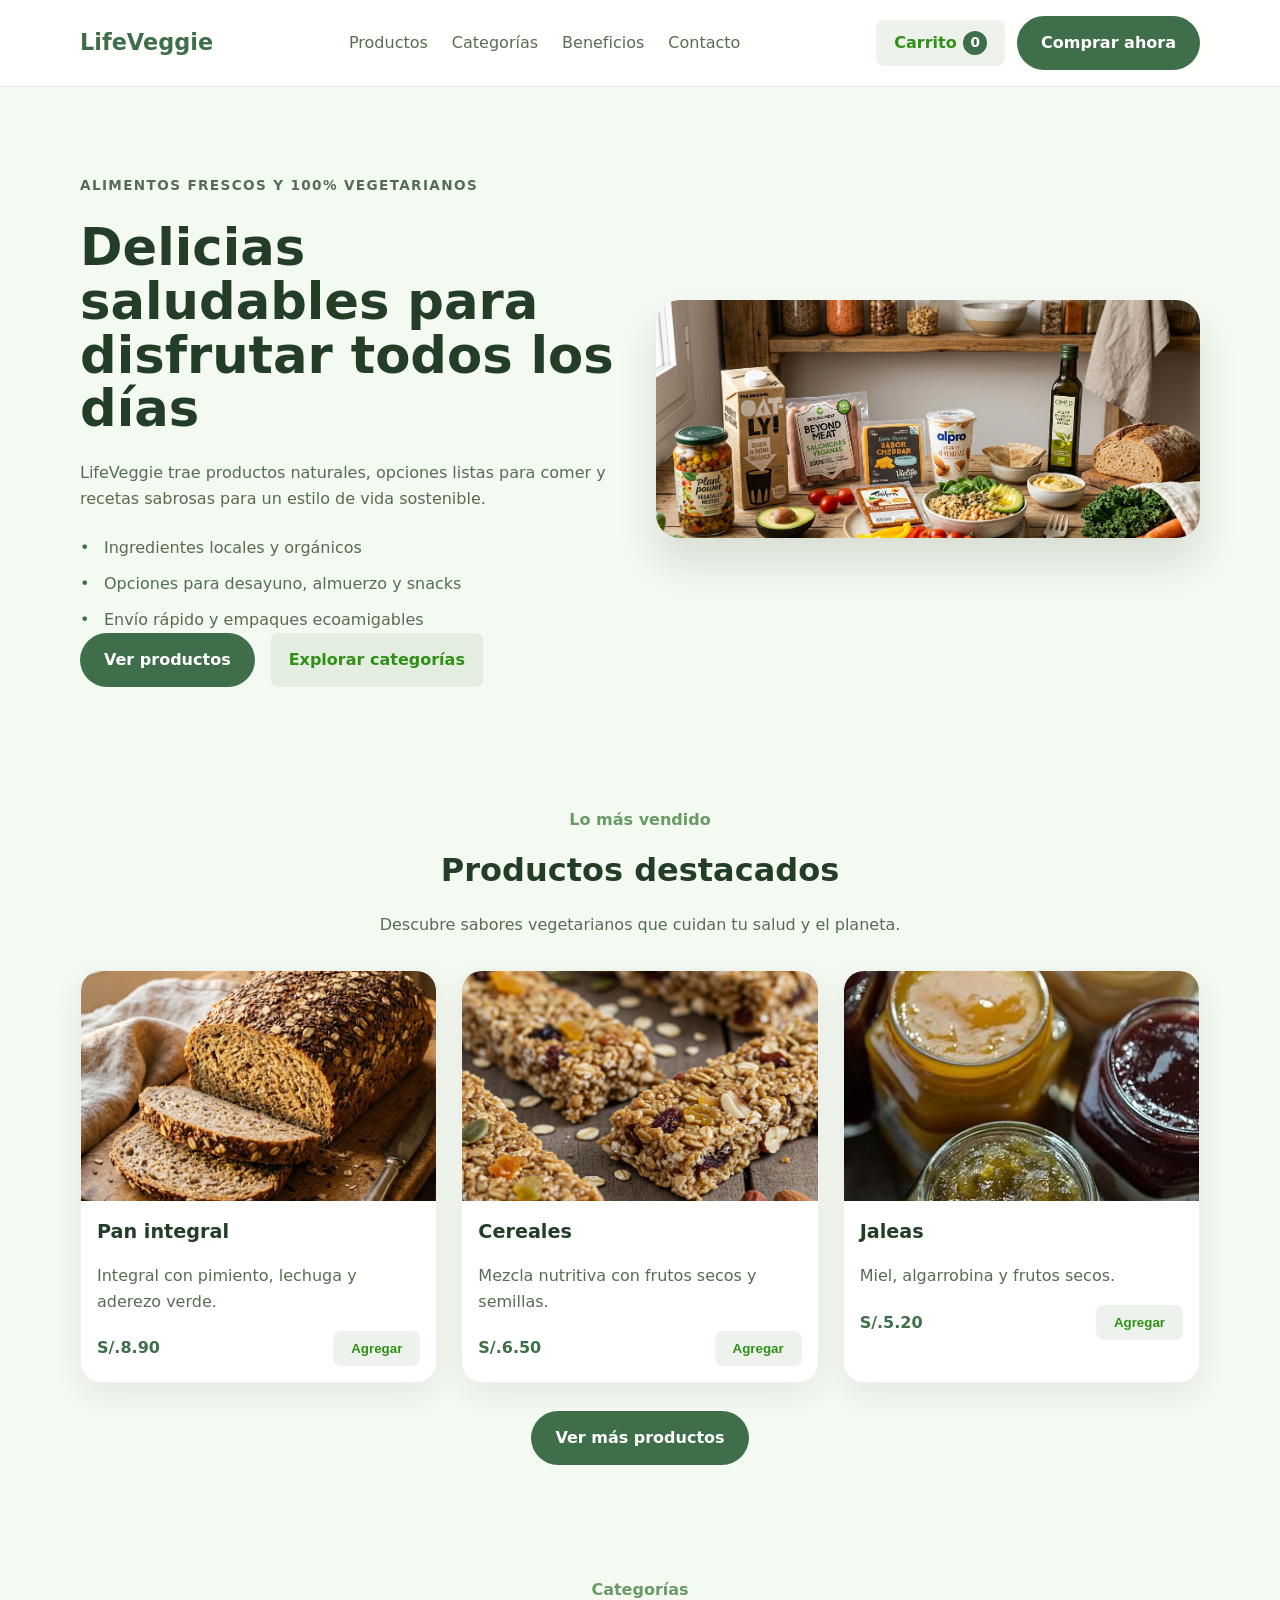
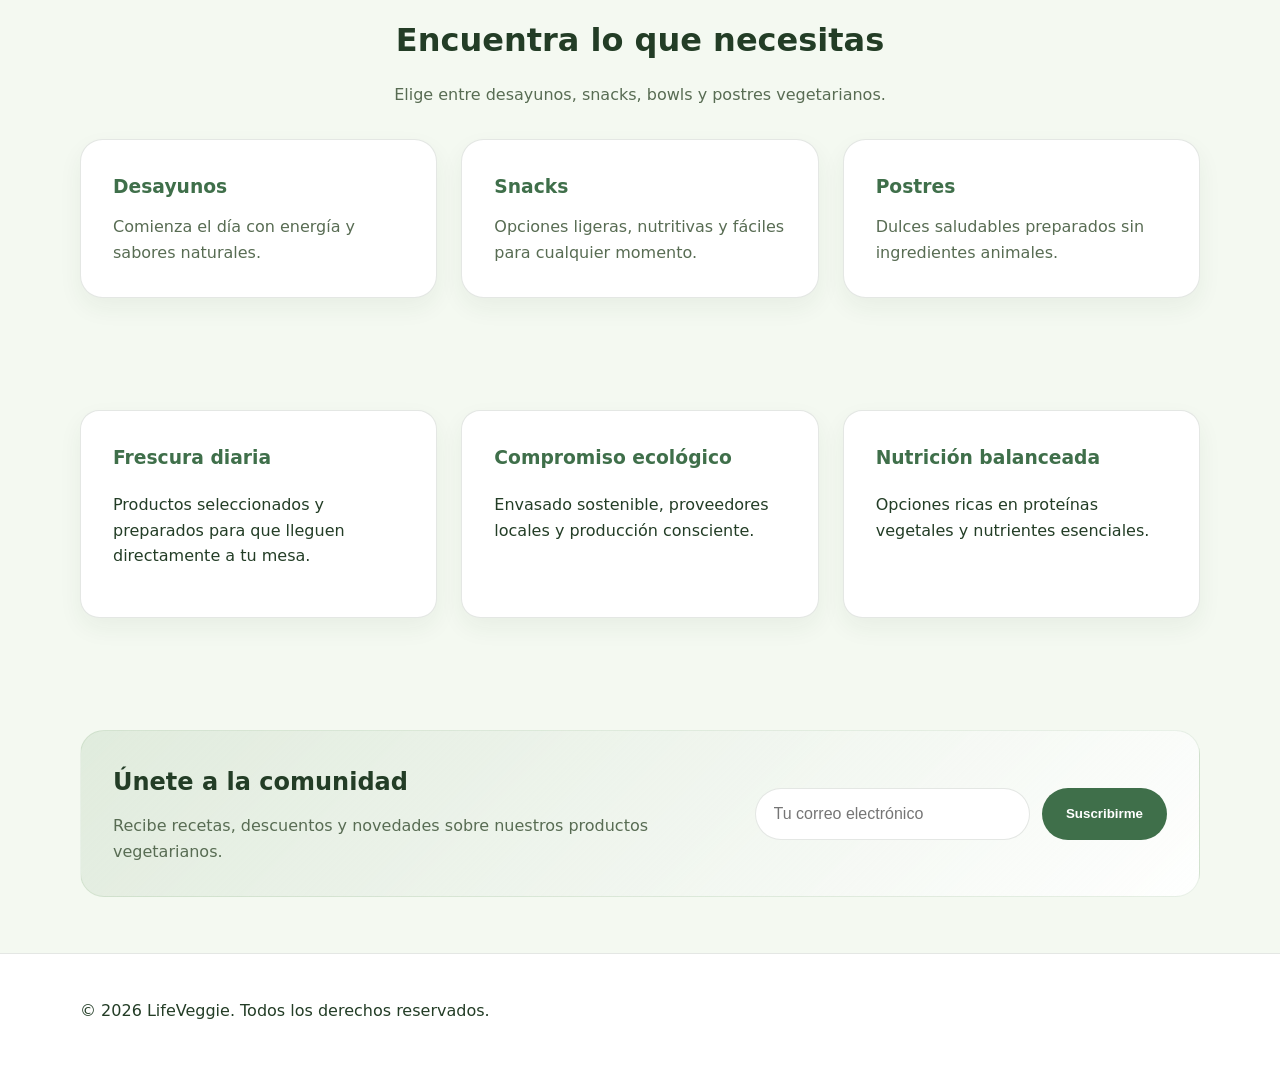
<file: index.html>
<!DOCTYPE html>
<html lang="es">
<head>
    <meta charset="UTF-8">
    <meta name="viewport" content="width=device-width, initial-scale=1.0">
    <meta name="description" content="Tienda vegetariana con productos frescos, recetas saludables y opciones ecológicas para tu día a día.">
    <title>LifeVeggie - Tienda vegetariana</title>
    <link rel="stylesheet" href="css/style.css">
</head>
<body>
    <!--Encabezado-->
     <header class="site-header">
        <div class="container header-inner">
            <a href="index.html" class="logo">LifeVeggie</a>
            <button class="mobile-menu-toggle" aria-expanded="false" aria-controls="main-navigation">☰</button>
            <nav id="main-navigation" class="main-nav" aria-label="Navegación principal">
                <a href="#productos">Productos</a>
                <a href="#categorias">Categorías</a>
                <a href="#beneficios">Beneficios</a>
                <a href="contacto.html">Contacto</a>
            </nav>
<div class="header-actions">
    <a href="carrito.html" class="btn btn-secondary cart-button" aria-label="Ver carrito">
        Carrito <span class="cart-count">0</span>
    </a>
    <a href="#productos" class="btn btn-primary">Comprar ahora</a>
</div>
        </div>
    </header>

    <section class="hero">
        <div class="container hero-content">
            <div>
                <p class="eyebrow">Alimentos frescos y 100% vegetarianos</p>
                <h1>Delicias saludables para disfrutar todos los días</h1>
                <p>LifeVeggie trae productos naturales, opciones listas para comer y recetas sabrosas para un estilo de vida sostenible.</p>
                <ul class="hero-features">
                    <li>Ingredientes locales y orgánicos</li>
                    <li>Opciones para desayuno, almuerzo y snacks</li>
                    <li>Envío rápido y empaques ecoamigables</li>
                </ul>
                <div class="hero-actions">
                    <a href="#productos" class="btn btn-primary">Ver productos</a>
                    <a href="#categorias" class="btn btn-secondary">Explorar categorías</a>
                </div>
            </div>
            <div class="hero-image">
                <img src="img/Vegan.png" alt="Productos vegetarianos frescos">
            </div>
        </div>
    </section>

    <section id="productos" class="section products-section">
        <div class="container">
            <div class="section-title">
                <span>Lo más vendido</span>
                <h2>Productos destacados</h2>
                <p>Descubre sabores vegetarianos que cuidan tu salud y el planeta.</p>
            </div>
            <div class="product-grid">
                <article class="product-card">
                    <img src="img/pan-vegano.jpg" alt="Pan integral vegano">
                    <h3>Pan integral</h3>
                    <p>Integral con pimiento, lechuga y aderezo verde.</p>
                    <div class="product-footer">
                        <span class="price">S/.8.90</span>
                        <button class="btn btn-secondary">Agregar</button>
                    </div>
                </article>
                <article class="product-card">
                    <img src="img/barra-vegana.jpg" alt="Cereales vegetarianos saludables">
                    <h3>Cereales</h3>
                    <p>Mezcla nutritiva con frutos secos y semillas.</p>
                    <div class="product-footer">
                        <span class="price">S/.6.50</span>
                        <button class="btn btn-secondary">Agregar</button>
                    </div>
                </article>
                <article class="product-card">
                    <img src="img/Jaleas-veganas.jpg" alt="Jaleas vegetarianas naturales">
                    <h3>Jaleas</h3>
                    <p>Miel, algarrobina y frutos secos.</p>
                    <div class="product-footer">
                        <span class="price">S/.5.20</span>
                        <button class="btn btn-secondary">Agregar</button>
                    </div>
                </article>
            </div>
            <div class="more-link">
                <a href="Products.html" class="btn btn-primary">Ver más productos</a>
            </div>
        </div>
    </section>

    <section id="categorias" class="section categories-section">
        <div class="container">
            <div class="section-title">
                <span>Categorías</span>
                <h2>Encuentra lo que necesitas</h2>
                <p>Elige entre desayunos, snacks, bowls y postres vegetarianos.</p>
            </div>
            <div class="category-grid">
                <article class="category-card">
                    <h3>Desayunos</h3>
                    <p>Comienza el día con energía y sabores naturales.</p>
                </article>
                <article class="category-card">
                    <h3>Snacks</h3>
                    <p>Opciones ligeras, nutritivas y fáciles para cualquier momento.</p>
                </article>
                <article class="category-card">
                    <h3>Postres</h3>
                    <p>Dulces saludables preparados sin ingredientes animales.</p>
                </article>
            </div>
        </div>
    </section>

    <section id="beneficios" class="section benefits-section">
        <div class="container benefits-grid">
            <article>
                <h3>Frescura diaria</h3>
                <p>Productos seleccionados y preparados para que lleguen directamente a tu mesa.</p>
            </article>
            <article>
                <h3>Compromiso ecológico</h3>
                <p>Envasado sostenible, proveedores locales y producción consciente.</p>
            </article>
            <article>
                <h3>Nutrición balanceada</h3>
                <p>Opciones ricas en proteínas vegetales y nutrientes esenciales.</p>
            </article>
        </div>
    </section>

    <section id="contacto" class="section newsletter-section">
        <div class="container newsletter-card">
            <div>
                <h2>Únete a la comunidad</h2>
                <p>Recibe recetas, descuentos y novedades sobre nuestros productos vegetarianos.</p>
            </div>
            <form class="newsletter-form">
                <label class="sr-only" for="email-newsletter">Correo electrónico</label>
                <input id="email-newsletter" type="email" placeholder="Tu correo electrónico" aria-label="Correo electrónico">
                <button type="submit" class="btn btn-primary">Suscribirme</button>
            </form>
        </div>
    </section>

    <footer class="site-footer">
        <div class="container footer-inner">
            <p>&copy; 2026 LifeVeggie. Todos los derechos reservados.</p>
        </div>
    </footer>
    <script src="js/cart.js"></script>
    <script src="js/index.js"></script>
</body>
</html>
</file>
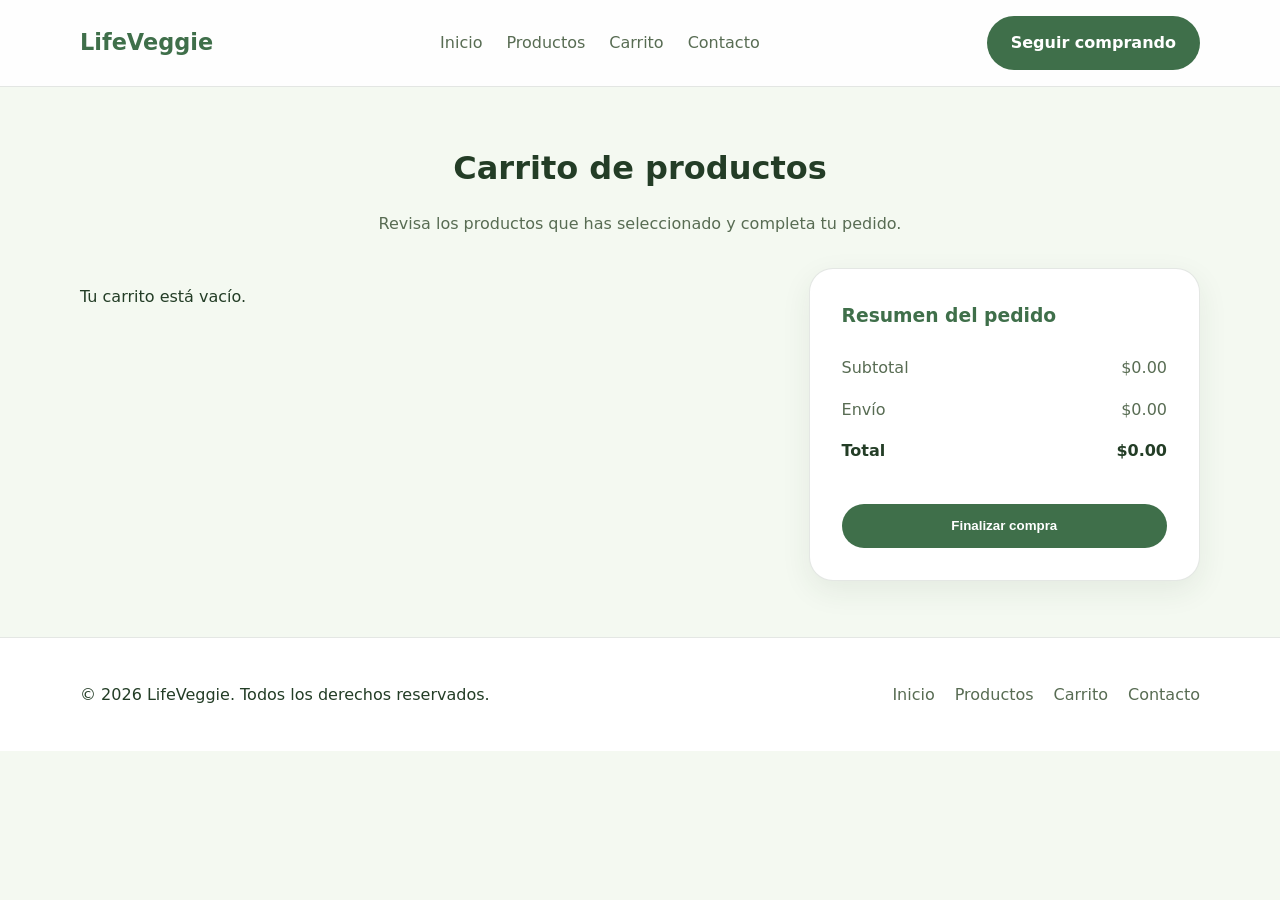
<file: carrito.html>
<!DOCTYPE html>
<html lang="es">
<head>
    <meta charset="UTF-8">
    <meta name="viewport" content="width=device-width, initial-scale=1.0">
    <title>Carrito - LifeVeggie</title>
    <link rel="stylesheet" href="css/style.css">
</head>
<body>
    <header class="site-header">
        <div class="container header-inner">
            <a href="index.html" class="logo">LifeVeggie</a>
            <nav class="main-nav" aria-label="Navegación principal">
                <a href="index.html">Inicio</a>
                <a href="Products.html">Productos</a>
                <a href="carrito.html">Carrito</a>
                <a href="contacto.html">Contacto</a>
            </nav>
            <a href="index.html" class="btn btn-primary">Seguir comprando</a>
        </div>
    </header>

    <main>
        <section class="section products-section">
            <div class="container">
                <div class="section-title">
                    <h2>Carrito de productos</h2>
                    <p>Revisa los productos que has seleccionado y completa tu pedido.</p>
                </div>

                <div class="cart-grid">
                    <div class="cart-items">
                        <!-- Los items del carrito se renderizan aquí mediante JS -->
                    </div>
                    <aside class="cart-summary">
                        <div class="summary-card">
                            <h3>Resumen del pedido</h3>
                            <div class="summary-row">
                                <span>Subtotal</span>
                                <span id="subtotal-value">$0.00</span>
                            </div>
                            <div class="summary-row">
                                <span>Envío</span>
                                <span id="shipping-value">$0.00</span>
                            </div>
                            <div class="summary-row total-row">
                                <strong>Total</strong>
                                <strong id="total-value">$0.00</strong>
                            </div>
                            <button class="btn btn-primary checkout-button">Finalizar compra</button>
                        </div>
                    </aside>
                </div>
            </div>
        </section>
    </main>

    <footer class="site-footer">
        <div class="container footer-inner">
            <p>&copy; 2026 LifeVeggie. Todos los derechos reservados.</p>
            <nav class="footer-nav" aria-label="Navegación de pie de página">
                <a href="index.html#productos">Inicio</a>
                <a href="Products.html">Productos</a>
                <a href="carrito.html">Carrito</a>
                <a href="index.html#contacto">Contacto</a>
            </nav>
        </div>
    </footer>
    <script src="js/cart.js"></script>
    <script src="js/carrito.js"></script>
</body>
</html>
</file>
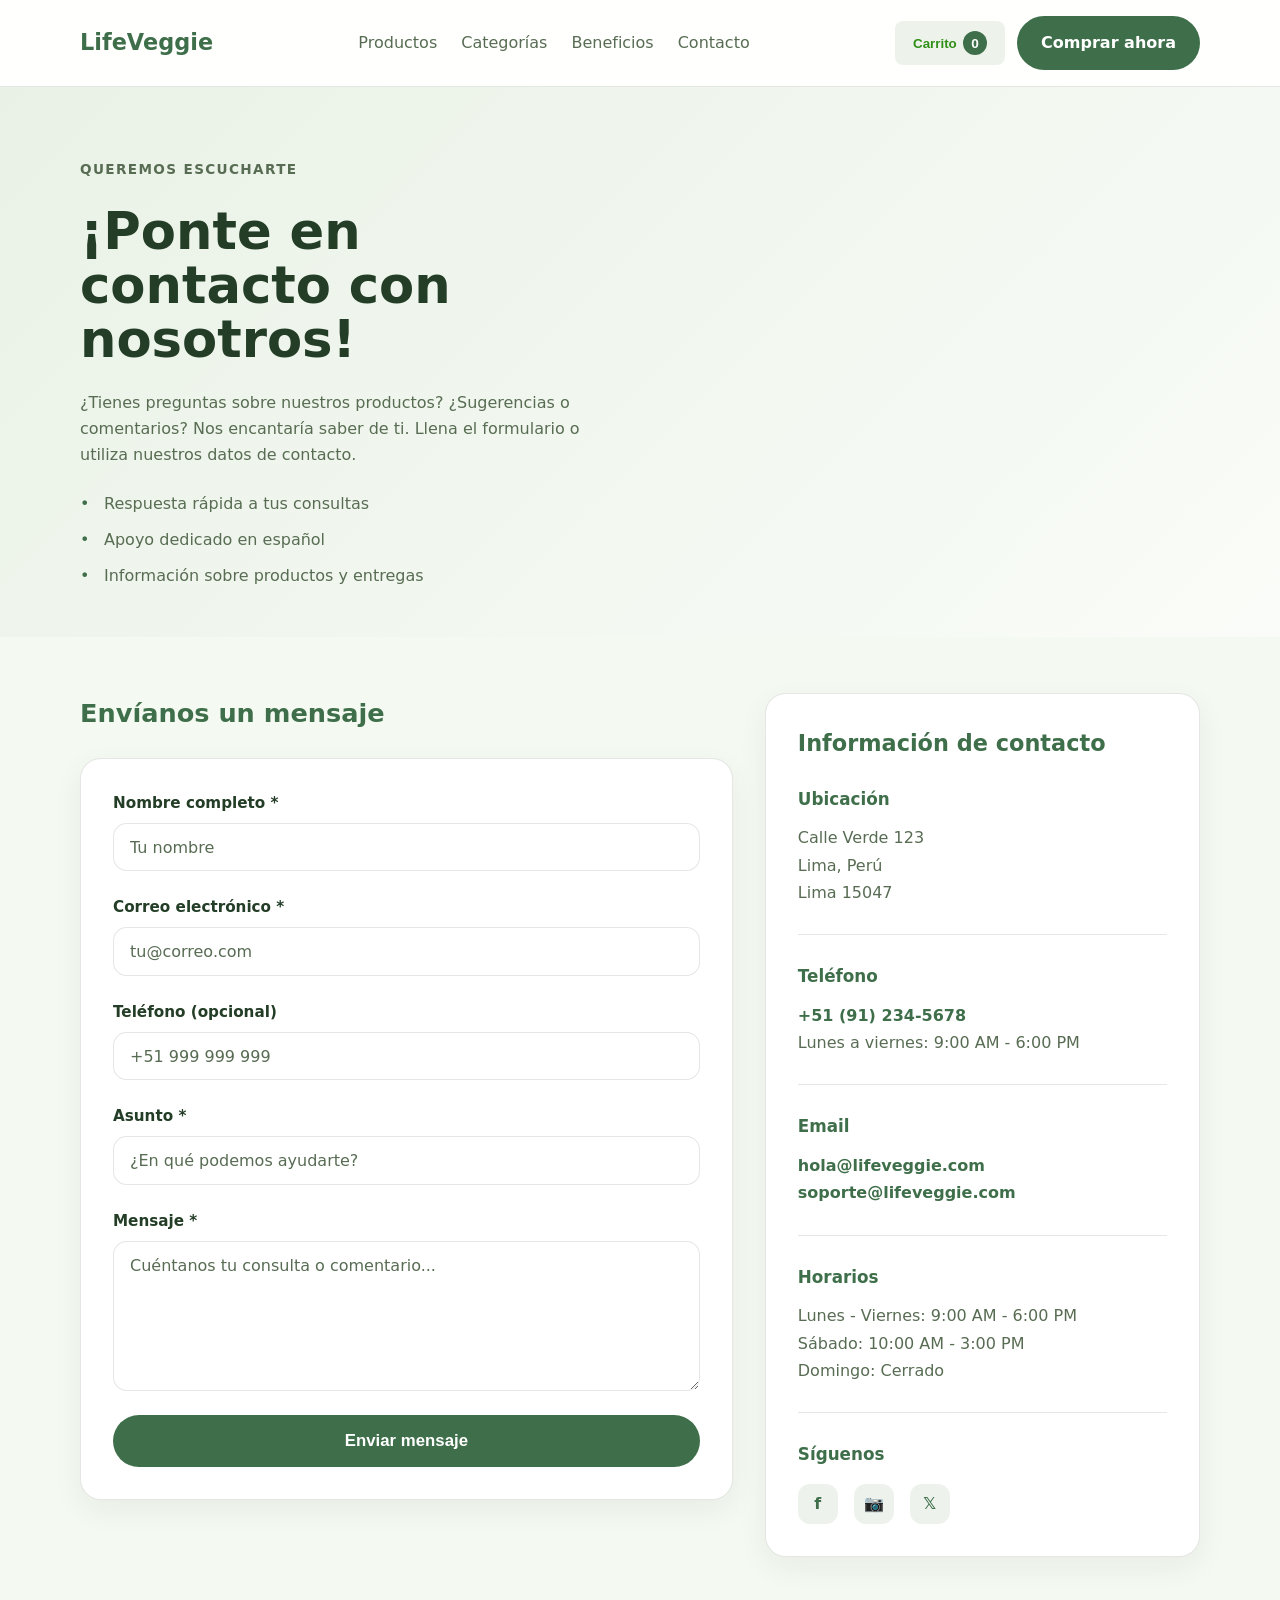
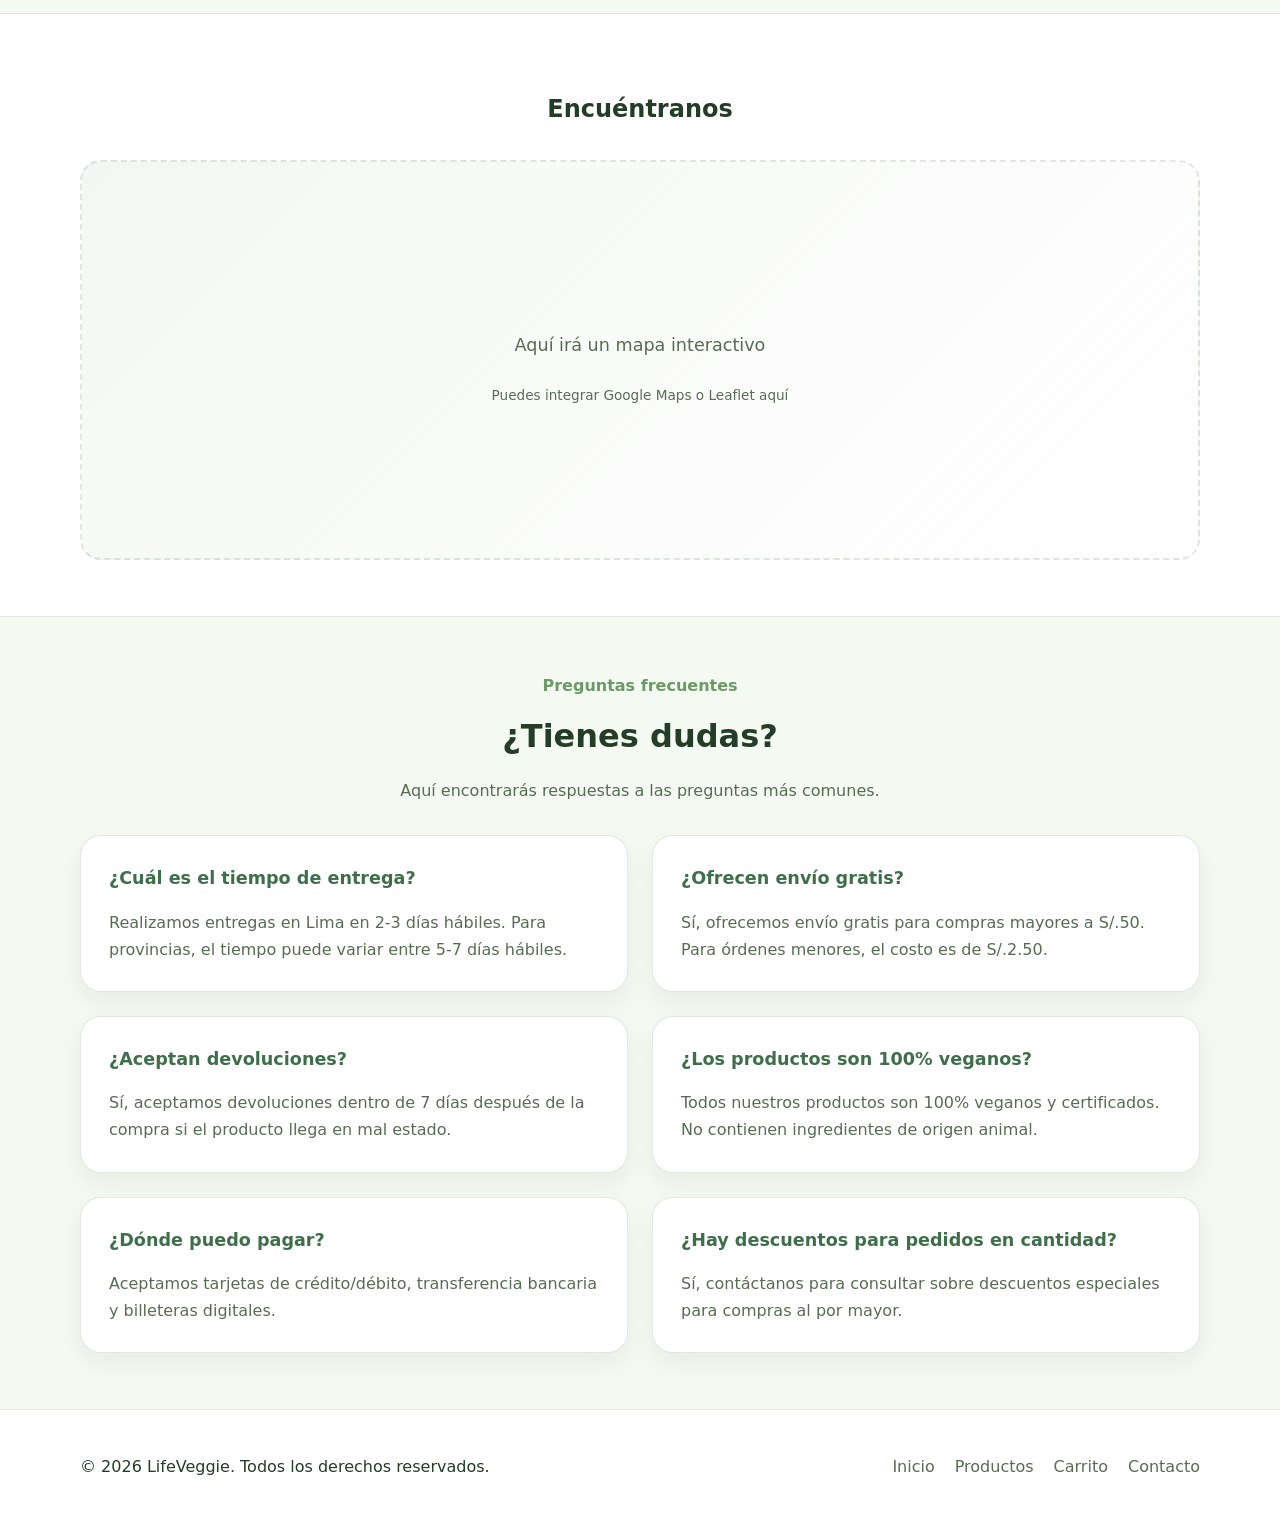
<file: contacto.html>
<!DOCTYPE html>
<html lang="es">
<head>
    <meta charset="UTF-8">
    <meta name="viewport" content="width=device-width, initial-scale=1.0">
    <meta name="description" content="Contacta con LifeVeggie. Estamos aquí para responder tus preguntas y recibir tus sugerencias.">
    <title>Contacto - LifeVeggie</title>
    <link rel="stylesheet" href="css/style.css">
</head>
<body>
    <!-- Encabezado -->
    <header class="site-header">
        <div class="container header-inner">
            <a href="index.html" class="logo">LifeVeggie</a>
            <button class="mobile-menu-toggle" aria-expanded="false" aria-controls="main-navigation">☰</button>
            <nav id="main-navigation" class="main-nav" aria-label="Navegación principal">
                <a href="index.html#productos">Productos</a>
                <a href="index.html#categorias">Categorías</a>
                <a href="index.html#beneficios">Beneficios</a>
                <a href="contacto.html">Contacto</a>
            </nav>
            <div class="header-actions">
                <button class="btn btn-secondary cart-button" type="button" aria-label="Ver carrito">
                    Carrito <span class="cart-count">0</span>
                </button>
                <a href="Products.html" class="btn btn-primary">Comprar ahora</a>
            </div>
        </div>
    </header>

    <main>
        <!-- Sección Hero de Contacto -->
        <section class="hero contact-hero">
            <div class="container hero-content">
                <div>
                    <p class="eyebrow">Queremos escucharte</p>
                    <h1>¡Ponte en contacto con nosotros!</h1>
                    <p>¿Tienes preguntas sobre nuestros productos? ¿Sugerencias o comentarios? Nos encantaría saber de ti. Llena el formulario o utiliza nuestros datos de contacto.</p>
                    <ul class="hero-features">
                        <li>Respuesta rápida a tus consultas</li>
                        <li>Apoyo dedicado en español</li>
                        <li>Información sobre productos y entregas</li>
                    </ul>
                </div>
            </div>
        </section>

        <!-- Sección de Contacto -->
        <section class="section contact-section">
            <div class="container">
                <div class="contact-grid">
                    <!-- Formulario de Contacto -->
                    <div class="contact-form-wrapper">
                        <h2>Envíanos un mensaje</h2>
                        <form id="contact-form" class="contact-form" novalidate>
                            <div class="form-group">
                                <label for="name">Nombre completo *</label>
                                <input 
                                    type="text" 
                                    id="name" 
                                    name="name" 
                                    required 
                                    placeholder="Tu nombre"
                                    aria-required="true">
                                <span class="form-error" id="name-error"></span>
                            </div>

                            <div class="form-group">
                                <label for="email">Correo electrónico *</label>
                                <input 
                                    type="email" 
                                    id="email" 
                                    name="email" 
                                    required 
                                    placeholder="tu@correo.com"
                                    aria-required="true">
                                <span class="form-error" id="email-error"></span>
                            </div>

                            <div class="form-group">
                                <label for="phone">Teléfono (opcional)</label>
                                <input 
                                    type="tel" 
                                    id="phone" 
                                    name="phone" 
                                    placeholder="+51 999 999 999">
                            </div>

                            <div class="form-group">
                                <label for="subject">Asunto *</label>
                                <input 
                                    type="text" 
                                    id="subject" 
                                    name="subject" 
                                    required 
                                    placeholder="¿En qué podemos ayudarte?"
                                    aria-required="true">
                                <span class="form-error" id="subject-error"></span>
                            </div>

                            <div class="form-group">
                                <label for="message">Mensaje *</label>
                                <textarea 
                                    id="message" 
                                    name="message" 
                                    required 
                                    rows="6" 
                                    placeholder="Cuéntanos tu consulta o comentario..."
                                    aria-required="true"></textarea>
                                <span class="form-error" id="message-error"></span>
                            </div>

                            <button type="submit" class="btn btn-primary submit-btn">Enviar mensaje</button>
                            <div class="form-success" id="form-success" style="display: none;">
                                ✓ Tu mensaje ha sido enviado correctamente. Nos contactaremos pronto.
                            </div>
                        </form>
                    </div>

                    <!-- Información de Contacto -->
                    <aside class="contact-info">
                        <h2>Información de contacto</h2>

                        <div class="info-card">
                            <h3> Ubicación</h3>
                            <p>
                                Calle Verde 123<br>
                                Lima, Perú<br>
                                Lima 15047
                            </p>
                        </div>

                        <div class="info-card">
                            <h3> Teléfono</h3>
                            <p>
                                <a href="tel:+51912345678">+51 (91) 234-5678</a><br>
                                Lunes a viernes: 9:00 AM - 6:00 PM
                            </p>
                        </div>

                        <div class="info-card">
                            <h3> Email</h3>
                            <p>
                                <a href="mailto:hola@lifeveggie.com">hola@lifeveggie.com</a><br>
                                <a href="mailto:soporte@lifeveggie.com">soporte@lifeveggie.com</a>
                            </p>
                        </div>

                        <div class="info-card">
                            <h3> Horarios</h3>
                            <p>
                                Lunes - Viernes: 9:00 AM - 6:00 PM<br>
                                Sábado: 10:00 AM - 3:00 PM<br>
                                Domingo: Cerrado
                            </p>
                        </div>

                        <div class="social-links">
                            <h3>Síguenos</h3>
                            <div class="social-icons">
                                <a href="https://facebook.com" target="_blank" rel="noopener" aria-label="Facebook">f</a>
                                <a href="https://instagram.com" target="_blank" rel="noopener" aria-label="Instagram">📷</a>
                                <a href="https://twitter.com" target="_blank" rel="noopener" aria-label="Twitter">𝕏</a>
                            </div>
                        </div>
                    </aside>
                </div>
            </div>
        </section>

        <!-- Sección de Mapa Interactivo (Opcional) -->
        <section class="section map-section">
            <div class="container">
                <h2 style="text-align: center; margin-bottom: 2rem;">Encuéntranos</h2>
                <div class="map-placeholder">
                    <p> Aquí irá un mapa interactivo</p>
                    <small>Puedes integrar Google Maps o Leaflet aquí</small>
                </div>
            </div>
        </section>

        <!-- Sección de FAQ -->
        <section class="section faq-section">
            <div class="container">
                <div class="section-title">
                    <span>Preguntas frecuentes</span>
                    <h2>¿Tienes dudas?</h2>
                    <p>Aquí encontrarás respuestas a las preguntas más comunes.</p>
                </div>

                <div class="faq-grid">
                    <div class="faq-card">
                        <h3>¿Cuál es el tiempo de entrega?</h3>
                        <p>Realizamos entregas en Lima en 2-3 días hábiles. Para provincias, el tiempo puede variar entre 5-7 días hábiles.</p>
                    </div>

                    <div class="faq-card">
                        <h3>¿Ofrecen envío gratis?</h3>
                        <p>Sí, ofrecemos envío gratis para compras mayores a S/.50. Para órdenes menores, el costo es de S/.2.50.</p>
                    </div>

                    <div class="faq-card">
                        <h3>¿Aceptan devoluciones?</h3>
                        <p>Sí, aceptamos devoluciones dentro de 7 días después de la compra si el producto llega en mal estado.</p>
                    </div>

                    <div class="faq-card">
                        <h3>¿Los productos son 100% veganos?</h3>
                        <p>Todos nuestros productos son 100% veganos y certificados. No contienen ingredientes de origen animal.</p>
                    </div>

                    <div class="faq-card">
                        <h3>¿Dónde puedo pagar?</h3>
                        <p>Aceptamos tarjetas de crédito/débito, transferencia bancaria y billeteras digitales.</p>
                    </div>

                    <div class="faq-card">
                        <h3>¿Hay descuentos para pedidos en cantidad?</h3>
                        <p>Sí, contáctanos para consultar sobre descuentos especiales para compras al por mayor.</p>
                    </div>
                </div>
            </div>
        </section>
    </main>

    <!-- Pie de página -->
    <footer class="site-footer">
        <div class="container footer-inner">
            <p>&copy; 2026 LifeVeggie. Todos los derechos reservados.</p>
            <nav class="footer-nav" aria-label="Navegación de pie de página">
                <a href="index.html">Inicio</a>
                <a href="Products.html">Productos</a>
                <a href="carrito.html">Carrito</a>
                <a href="contacto.html">Contacto</a>
            </nav>
        </div>
    </footer>

    <script src="js/cart.js"></script>
    <script src="js/index.js"></script>
    <script src="js/contacto.js"></script>
</body>
</html>
</file>
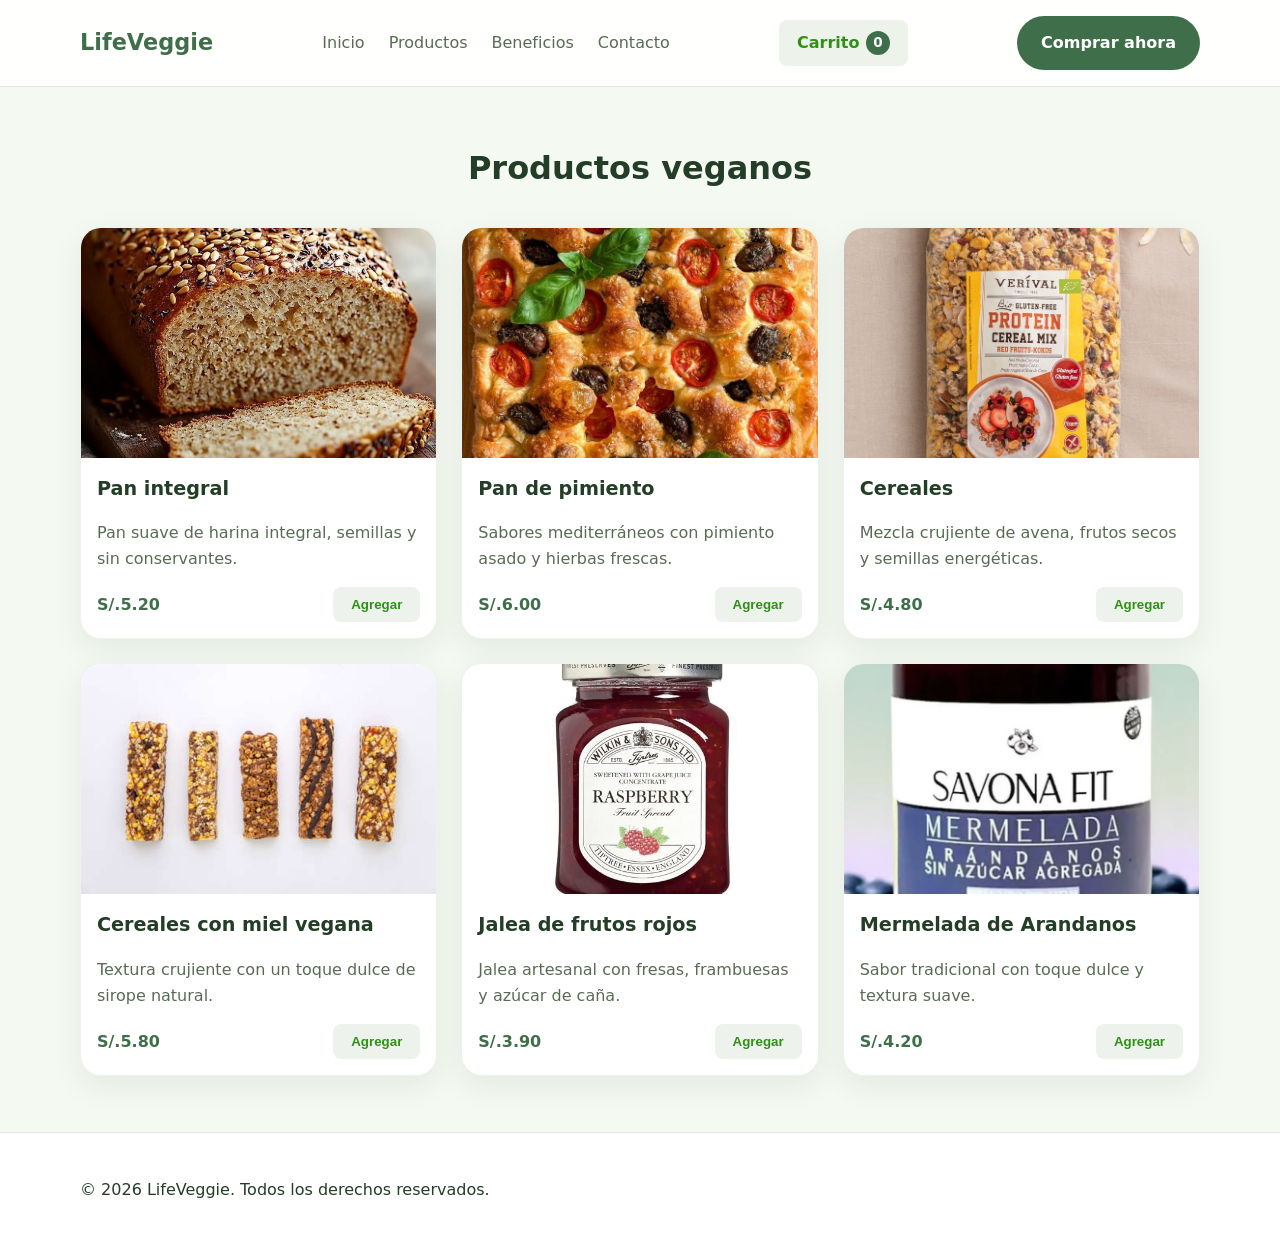
<file: Products.html>
<!DOCTYPE html>
<html lang="es">
<head>
    <meta charset="UTF-8">
    <meta name="viewport" content="width=device-width, initial-scale=1.0">
    <title>Productos Veganos - LifeVeggie</title>
    <link rel="stylesheet" href="css/style.css">
</head>
<body>
    <header class="site-header">
        <div class="container header-inner">
            <a href="index.html" class="logo">LifeVeggie</a>
            <nav class="main-nav" aria-label="Navegación principal">
                <a href="index.html#productos">Inicio</a>
                <a href="Products.html">Productos</a>
                <a href="index.html#beneficios">Beneficios</a>
                <a href="contacto.html">Contacto</a>
            </nav>       
    <a href="carrito.html" class="btn btn-secondary cart-button" aria-label="Ver carrito">
        Carrito <span class="cart-count">0</span>
    </a>
    <a href="#productos" class="btn btn-primary">Comprar ahora</a>
        </div>
    </header>

    <main>
        <section class="section products-section">
            <div class="container">
                <div class="section-title">
                    <h2>Productos veganos</h2>
                </div>

                <div class="product-grid">

                    <article class="product-card">
                        <img src="/img/pan-integral-vegano.jpg" alt="Pan integral vegano">
                        <h3>Pan integral</h3>
                        <p>Pan suave de harina integral, semillas y sin conservantes.</p>
                        <div class="product-footer">
                            <span class="price">S/.5.20</span>
                            <button class="btn btn-secondary">Agregar</button>
                        </div>

                    </article>
                    <article class="product-card">
                        <img src="/img/pan-pimiento-vegano.jpg" alt="Pan de pimiento vegano">
                        <h3>Pan de pimiento</h3>
                        <p>Sabores mediterráneos con pimiento asado y hierbas frescas.</p>
                        <div class="product-footer">
                            <span class="price">S/.6.00</span>
                            <button class="btn btn-secondary">Agregar</button>
                        </div>
                    </article>
                    <article class="product-card">
                        <img src="/img/cereal-vegano.jpg" alt="Cereales veganos con frutos secos">
                        <h3>Cereales</h3>
                        <p>Mezcla crujiente de avena, frutos secos y semillas energéticas.</p>
                        <div class="product-footer">
                            <span class="price">S/.4.80</span>
                            <button class="btn btn-secondary">Agregar</button>
                        </div>
                    </article>
                    <article class="product-card">
                        <img src="/img/cereal-miel.jpg" alt="Bowl de cereales veganos">
                        <h3>Cereales con miel vegana</h3>
                        <p>Textura crujiente con un toque dulce de sirope natural.</p>
                        <div class="product-footer">
                            <span class="price">S/.5.80</span>
                            <button class="btn btn-secondary">Agregar</button>
                        </div>
                    </article>
                    <article class="product-card">
                        <img src="/img/jalea-vegana.jpg" alt="Jalea artesanal vegana">
                        <h3>Jalea de frutos rojos</h3>
                        <p>Jalea artesanal con fresas, frambuesas y azúcar de caña.</p>
                        <div class="product-footer">
                            <span class="price">S/.3.90</span>
                            <button class="btn btn-secondary">Agregar</button>
                        </div>
                    </article>
                    <article class="product-card">
                        <img src="/img/mermelada-arandano-vegana.jpg" alt="Mermelada de arándanos vegana">
                        <h3>Mermelada de Arandanos</h3>
                        <p>Sabor tradicional con toque dulce y textura suave.</p>
                        <div class="product-footer">
                            <span class="price">S/.4.20</span>
                            <button class="btn btn-secondary">Agregar</button>
                        </div>
                    </article>
                </div>
            </div>
        </section>
    </main>

    <footer class="site-footer">
        <div class="container footer-inner">
            <p>&copy; 2026 LifeVeggie. Todos los derechos reservados.</p>
        </div>
    </footer>
    <script src="js/cart.js"></script>
    <script src="js/index.js"></script>
</body>
</html>
</file>
<file: css/style.css>
:root {
    --bg: #f4f9f1;
    --surface: #ffffff;
    --text: #233d26;
    --muted: #586c53;
    --accent: #6a9a66;
    --accent-strong: #3f6f4a;
    --border: rgba(35, 61, 38, 0.12);
}

* {
    box-sizing: border-box;
}

html {
    scroll-behavior: smooth;
}

body {
    margin: 0;
    font-family: 'Inter', system-ui, sans-serif;
    background: var(--bg);
    color: var(--text);
    line-height: 1.6;
}

img {
    max-width: 100%;
    display: block;
}

.container {
    width: min(1120px, calc(100% - 2rem));
    margin: 0 auto;
}

.site-header {
    background: rgba(255, 255, 255, 0.92);
    position: sticky;
    top: 0;
    z-index: 10;
    border-bottom: 1px solid var(--border);
}

.header-inner {
    display: flex;
    align-items: center;
    justify-content: space-between;
    gap: 1rem;
    padding: 1rem 0;
    position: relative;
}

.logo {
    color: var(--accent-strong);
    font-size: 1.4rem;
    font-weight: 700;
    text-decoration: none;
}

.header-actions {
    display: flex;
    align-items: center;
    gap: 0.75rem;
}

.cart-button {
    display: inline-flex;
    align-items: center;
    gap: 0.4rem;
    background: rgba(106, 154, 102, 0.12);
    color: var(--accent-strong);
    border: 1px solid rgba(106, 154, 102, 0.2);
    padding: 0.8rem 1rem;
    border-radius: 999px;
    font-weight: 600;
}

.cart-count {
    display: inline-flex;
    min-width: 1.5rem;
    height: 1.5rem;
    align-items: center;
    justify-content: center;
    border-radius: 999px;
    background: var(--accent-strong);
    color: white;
    font-size: 0.85rem;
}

.mobile-menu-toggle {
    display: none;
    align-items: center;
    justify-content: center;
    width: 3rem;
    height: 3rem;
    border: 1px solid var(--border);
    border-radius: 0.85rem;
    background: white;
    color: var(--accent-strong);
    cursor: pointer;
}

.main-nav a.active {
    color: var(--accent-strong);
    font-weight: 700;
}

.main-nav {
    display: flex;
    gap: 1.5rem;
    flex-wrap: wrap;
}

.main-nav a,
.footer-nav a {
    color: var(--muted);
    text-decoration: none;
    transition: color 0.2s ease;
}

.main-nav a:hover,
.footer-nav a:hover {
    color: var(--accent-strong);
}

.btn {
    display: inline-flex;
    align-items: center;
    justify-content: center;
    padding: 0.9rem 1.5rem;
    border-radius: 999px;
    text-decoration: none;
    font-weight: 600;
    border: none;
    cursor: pointer;
}

.btn-primary {
    background: var(--accent-strong);
    color: white;
}

.btn-secondary {
    background: rgba(106, 154, 102, 0.12);
    color: var(--accent-strong);
    color: rgb(47, 143, 23);
    border: none;
    padding: 10px 18px;
    border-radius: 8px;
    cursor: pointer;
    transition: all 0.3s ease;
}
.btn-secondary:hover {
    background-color: #174b0d;
    transform: translateY(-3px);
    box-shadow: 0 6px 15px rgba(255, 255, 255, 0.4);
}

/* Al hacer clic */
.btn-secondary:active {
    transform: scale(0.95);
}
.hero {
    padding: 4rem 0;
}

.hero-content {
    display: grid;
    grid-template-columns: 1fr 1fr;
    gap: 2rem;
    align-items: center;
}

.eyebrow {
    display: inline-block;
    margin-bottom: 1rem;
    color: var(--accent-strong);
    font-weight: 700;
    text-transform: uppercase;
    letter-spacing: 0.1em;
    font-size: 0.85rem;
}

.hero h1 {
    margin: 0;
    font-size: clamp(2.5rem, 4vw, 3.5rem);
    line-height: 1.05;
}

.hero p {
    max-width: 48rem;
    margin: 1.5rem 0;
    color: var(--muted);
}

.hero-actions {
    display: flex;
    gap: 1rem;
    flex-wrap: wrap;
}

.hero-features {
    list-style: none;
    padding: 0;
    margin: 1.5rem 0 0;
    display: grid;
    gap: 0.65rem;
    color: var(--muted);
}

.hero-features li {
    position: relative;
    padding-left: 1.5rem;
}

.hero-features li::before {
    content: '•';
    position: absolute;
    left: 0;
    color: var(--accent-strong);
}

.hero-image img {
    border-radius: 1.5rem;
    box-shadow: 0 25px 40px rgba(24, 42, 20, 0.12);
}

.section {
    padding: 3.5rem 0;
}

.section-title {
    text-align: center;
    max-width: 42rem;
    margin: 0 auto 2rem;
}

.section-title span {
    display: block;
    color: var(--accent);
    font-weight: 700;
    margin-bottom: 0.75rem;
}

.section-title h2 {
    margin: 0;
    font-size: 2rem;
}

.section-title p {
    color: var(--muted);
}

.product-grid {
    display: grid;
    grid-template-columns: repeat(3, minmax(0, 1fr));
    gap: 1.5rem;
}

.cart-grid {
    display: grid;
    grid-template-columns: 1.8fr 1fr;
    gap: 1.5rem;
    align-items: start;
}

.cart-items {
    display: grid;
    gap: 1rem;
}

.cart-item {
    display: grid;
    grid-template-columns: 120px 1fr;
    gap: 1rem;
    align-items: center;
    padding: 1.25rem;
    border-radius: 1.3rem;
    background: var(--surface);
    border: 1px solid rgba(106, 154, 102, 0.12);
    box-shadow: 0 10px 20px rgba(35, 61, 38, 0.06);
}

.cart-item img {
    width: 100%;
    height: 100%;
    object-fit: cover;
    border-radius: 1rem;
}

.cart-item-info h3 {
    margin: 0 0 0.6rem;
}

.cart-item-meta {
    display: flex;
    justify-content: space-between;
    gap: 1rem;
    flex-wrap: wrap;
    color: var(--muted);
}

.cart-summary {
    display: flex;
    justify-content: flex-end;
}

.summary-card {
    background: var(--surface);
    border-radius: 1.5rem;
    padding: 2rem;
    border: 1px solid var(--border);
    box-shadow: 0 10px 30px rgba(35, 61, 38, 0.08);
    width: 100%;
}

.summary-card h3 {
    margin-top: 0;
    margin-bottom: 1.5rem;
    color: var(--accent-strong);
}

.summary-row {
    display: flex;
    justify-content: space-between;
    margin-bottom: 1rem;
    color: var(--muted);
}

.total-row {
    margin-top: 1rem;
    color: var(--text);
}

.checkout-button {
    width: 100%;
    margin-top: 1.5rem;
}

.product-card {
    background: var(--surface);
    border-radius: 1.3rem;
    overflow: hidden;
    box-shadow: 0 10px 30px rgba(35, 61, 38, 0.08);
    border: 1px solid rgba(106, 154, 102, 0.12);
}

.product-card img {
    width: 100%;
    height: 230px;
    object-fit: cover;
}

.product-card h3 {
    margin: 1rem;
    font-size: 1.2rem;
}

.product-card p {
    margin: 0 1rem 1rem;
    color: var(--muted);
}

.product-footer {
    display: flex;
    align-items: center;
    justify-content: space-between;
    gap: 1rem;
    padding: 0 1rem 1rem;
}

.price {
    display: inline-block;
    font-weight: 700;
    color: var(--accent-strong);
}

.category-grid {
    display: grid;
    grid-template-columns: repeat(3, minmax(0, 1fr));
    gap: 1.5rem;
}

.category-card {
    background: var(--surface);
    border-radius: 1.4rem;
    padding: 2rem;
    border: 1px solid var(--border);
    box-shadow: 0 10px 25px rgba(35, 61, 38, 0.06);
}

.category-card h3 {
    margin: 0 0 0.75rem;
    color: var(--accent-strong);
}

.category-card p {
    margin: 0;
    color: var(--muted);
}

.benefits-grid {
    display: grid;
    grid-template-columns: repeat(3, minmax(0, 1fr));
    gap: 1.5rem;
}

.benefits-grid article {
    background: var(--surface);
    padding: 2rem;
    border-radius: 1.2rem;
    border: 1px solid var(--border);
    box-shadow: 0 10px 25px rgba(35, 61, 38, 0.06);
}

.benefits-grid h3 {
    margin-top: 0;
    color: var(--accent-strong);
}

.newsletter-card {
    background: linear-gradient(135deg, rgba(106,154,102,.14), rgba(255,255,255,.9));
    border-radius: 1.5rem;
    padding: 2rem;
    display: grid;
    grid-template-columns: 1.5fr 1fr;
    align-items: center;
    gap: 1.5rem;
    border: 1px solid rgba(106,154,102,0.14);
}

.newsletter-card h2 {
    margin: 0 0 0.75rem;
}

.newsletter-card p {
    margin: 0;
    color: var(--muted);
}

.newsletter-form {
    display: flex;
    gap: 0.75rem;
    flex-wrap: wrap;
}

.newsletter-form input {
    flex: 1 1 220px;
    min-width: 220px;
    padding: 1rem 1.1rem;
    border: 1px solid var(--border);
    border-radius: 999px;
    font-size: 1rem;
}

.more-link {
    margin-top: 1.75rem;
    text-align: center;
}

.sr-only {
    position: absolute;
    width: 1px;
    height: 1px;
    padding: 0;
    margin: -1px;
    overflow: hidden;
    clip: rect(0, 0, 0, 0);
    white-space: nowrap;
    border: 0;
}

.site-footer {
    padding: 1.75rem 0;
    background: #ffffff;
    border-top: 1px solid var(--border);
}

.footer-inner {
    display: flex;
    justify-content: space-between;
    gap: 1rem;
    align-items: center;
    flex-wrap: wrap;
}

.footer-nav {
    display: flex;
    gap: 1.25rem;
}

@media (max-width: 900px) {
    .hero-content,
    .newsletter-card,
    .benefits-grid,
    .product-grid,
    .category-grid,
    .contact-grid,
    .faq-grid {
        grid-template-columns: 1fr;
    }

    .header-inner {
        flex-direction: column;
        align-items: flex-start;
    }

    .mobile-menu-toggle {
        display: flex;
    }

    .header-actions {
        width: 100%;
        justify-content: flex-end;
    }

    .main-nav {
        position: absolute;
        top: 100%;
        left: 0;
        right: 0;
        background: rgba(255, 255, 255, 0.98);
        flex-direction: column;
        align-items: flex-start;
        gap: 0;
        padding: 1rem 2rem;
        border-bottom: 1px solid var(--border);
        display: none;
    }

    .site-header.nav-open .main-nav {
        display: flex;
    }

    .main-nav a {
        width: 100%;
        padding: 0.85rem 0;
        border-bottom: 1px solid rgba(35, 61, 38, 0.06);
    }

    .main-nav a:last-child {
        border-bottom: none;
    }
}

.btn-disabled {
    opacity: 0.65;
    cursor: not-allowed;
}
/* ========== ESTILOS DE CONTACTO ========== */

.contact-hero {
    background: linear-gradient(135deg, rgba(106, 154, 102, 0.08), rgba(255, 255, 255, 0.5));
    padding: 3rem 0;
}

.contact-section {
    background: var(--bg);
}

.contact-grid {
    display: grid;
    grid-template-columns: 1.5fr 1fr;
    gap: 2rem;
    align-items: start;
}

.contact-form-wrapper h2,
.contact-info h2 {
    margin-top: 0;
    margin-bottom: 1.5rem;
    color: var(--accent-strong);
    font-size: 1.6rem;
}

/* Estilos del formulario */
.contact-form {
    background: var(--surface);
    padding: 2rem;
    border-radius: 1.3rem;
    border: 1px solid var(--border);
    box-shadow: 0 10px 30px rgba(35, 61, 38, 0.06);
}

.form-group {
    margin-bottom: 1.5rem;
    display: flex;
    flex-direction: column;
}

.form-group label {
    display: block;
    margin-bottom: 0.5rem;
    color: var(--text);
    font-weight: 600;
    font-size: 0.95rem;
}

.form-group input,
.form-group textarea {
    padding: 0.85rem 1rem;
    border: 1px solid var(--border);
    border-radius: 0.85rem;
    font-family: inherit;
    font-size: 1rem;
    color: var(--text);
    background: var(--surface);
    transition: border-color 0.2s ease, box-shadow 0.2s ease;
}

.form-group input:focus,
.form-group textarea:focus {
    outline: none;
    border-color: var(--accent-strong);
    box-shadow: 0 0 0 3px rgba(106, 154, 102, 0.1);
}

.form-group textarea {
    resize: vertical;
    min-height: 150px;
}

.form-group input::placeholder,
.form-group textarea::placeholder {
    color: var(--muted);
}

.form-error {
    color: #d32f2f;
    font-size: 0.85rem;
    margin-top: 0.35rem;
    display: none;
}

.form-error.show {
    display: block;
}

.form-group input.error,
.form-group textarea.error {
    border-color: #d32f2f;
}

.submit-btn {
    width: 100%;
    padding: 1rem;
    font-size: 1.05rem;
}

.form-success {
    padding: 1rem;
    background: rgba(76, 175, 80, 0.1);
    color: #2e7d32;
    border: 1px solid rgba(76, 175, 80, 0.3);
    border-radius: 0.85rem;
    margin-top: 1rem;
    text-align: center;
    font-weight: 600;
}

/* Información de contacto */
.contact-info {
    background: var(--surface);
    padding: 2rem;
    border-radius: 1.3rem;
    border: 1px solid var(--border);
    box-shadow: 0 10px 30px rgba(35, 61, 38, 0.06);
    height: fit-content;
}

.contact-info h2 {
    font-size: 1.4rem;
}

.info-card {
    margin-bottom: 1.75rem;
    padding-bottom: 1.75rem;
    border-bottom: 1px solid var(--border);
}

.info-card:last-of-type {
    border-bottom: none;
    margin-bottom: 0;
    padding-bottom: 0;
}

.info-card h3 {
    margin: 0 0 0.75rem;
    color: var(--accent-strong);
    font-size: 1.05rem;
}

.info-card p {
    margin: 0;
    color: var(--muted);
    line-height: 1.7;
}

.info-card a {
    color: var(--accent-strong);
    text-decoration: none;
    font-weight: 600;
    transition: color 0.2s ease;
}

.info-card a:hover {
    color: var(--accent);
    text-decoration: underline;
}

/* Redes sociales */
.social-links h3 {
    margin: 0 0 1rem;
    color: var(--accent-strong);
    font-size: 1.05rem;
}

.social-icons {
    display: flex;
    gap: 1rem;
    flex-wrap: wrap;
}

.social-icons a {
    display: inline-flex;
    align-items: center;
    justify-content: center;
    width: 2.5rem;
    height: 2.5rem;
    background: rgba(106, 154, 102, 0.12);
    border-radius: 0.75rem;
    color: var(--accent-strong);
    text-decoration: none;
    font-weight: 600;
    transition: all 0.2s ease;
}

.social-icons a:hover {
    background: var(--accent-strong);
    color: white;
    transform: translateY(-2px);
}

/* Sección de mapa */
.map-section {
    background: var(--surface);
    border-top: 1px solid var(--border);
    border-bottom: 1px solid var(--border);
}

.map-placeholder {
    width: 100%;
    height: 400px;
    background: linear-gradient(135deg, rgba(106, 154, 102, 0.08), rgba(255, 255, 255, 0.5));
    border-radius: 1.3rem;
    border: 2px dashed var(--border);
    display: flex;
    flex-direction: column;
    align-items: center;
    justify-content: center;
    color: var(--muted);
    font-size: 1.1rem;
}

.map-placeholder small {
    font-size: 0.85rem;
    margin-top: 0.5rem;
}

/* Sección de FAQ */
.faq-grid {
    display: grid;
    grid-template-columns: repeat(2, minmax(0, 1fr));
    gap: 1.5rem;
}

.faq-card {
    background: var(--surface);
    padding: 1.75rem;
    border-radius: 1.3rem;
    border: 1px solid var(--border);
    box-shadow: 0 10px 25px rgba(35, 61, 38, 0.06);
    transition: all 0.2s ease;
}

.faq-card:hover {
    box-shadow: 0 15px 35px rgba(35, 61, 38, 0.12);
    transform: translateY(-3px);
}

.faq-card h3 {
    margin: 0 0 1rem;
    color: var(--accent-strong);
    font-size: 1.1rem;
}

.faq-card p {
    margin: 0;
    color: var(--muted);
    line-height: 1.7;
}
@media (max-width: 640px) {
    .site-header {
        padding: 0 0 0.5rem;
    }

    .hero {
        padding: 3rem 0;
    }

    .hero h1 {
        font-size: 2.35rem;
    }

    .btn {
        width: 100%;
    }

    .hero-actions {
        flex-direction: column;
    }

    .newsletter-form {
        flex-direction: column;
    }

    /* Contacto responsive */
    .contact-form,
    .contact-info {
        padding: 1.5rem;
    }

    .form-group input,
    .form-group textarea {
        font-size: 16px;
    }

    .map-placeholder {
        height: 300px;
    }

    .faq-grid {
        grid-template-columns: 1fr;
    }

    .social-icons {
        justify-content: center;
    }
}
</file>
